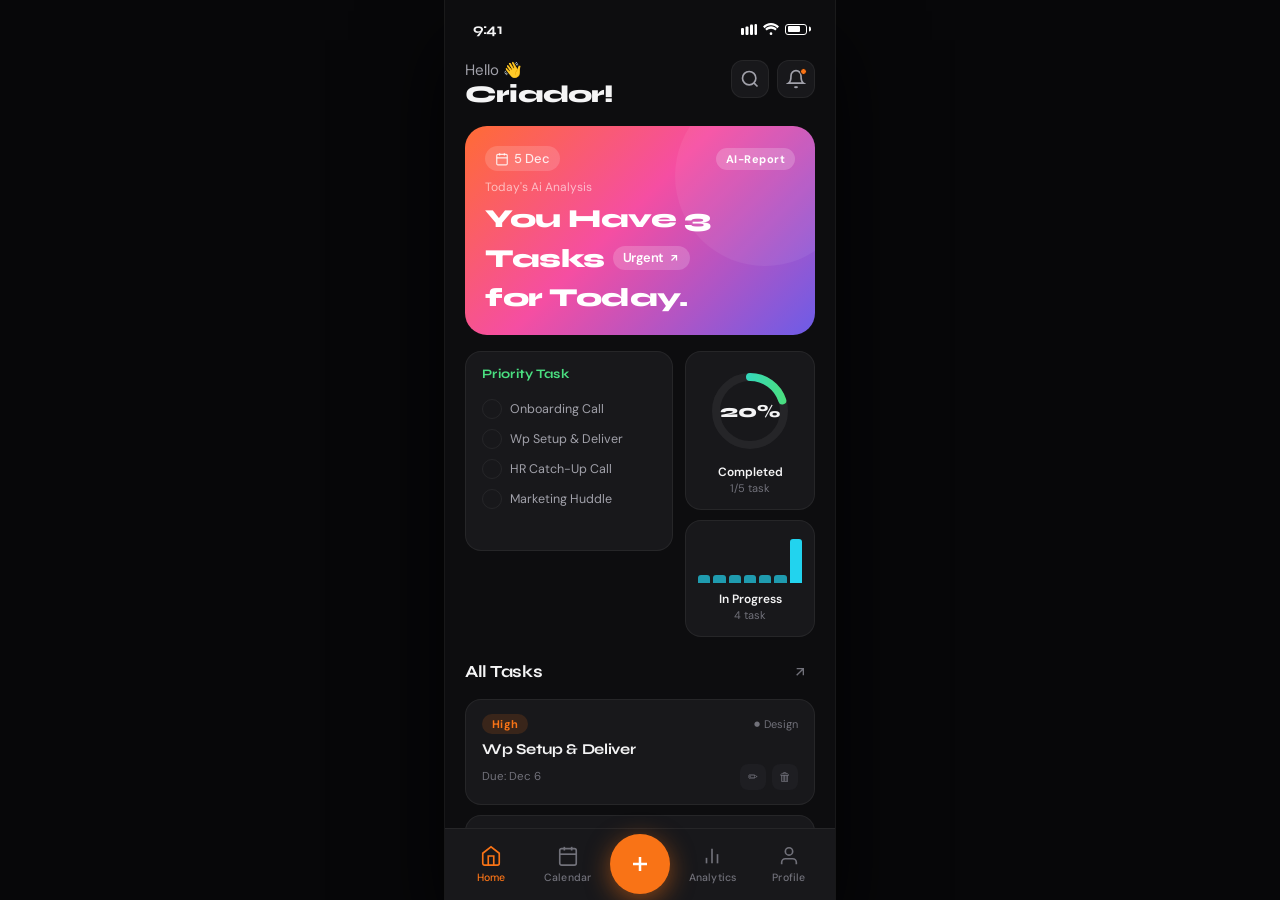
<file: index.html>
<!DOCTYPE html>
<html lang="en">
<head>
  <meta charset="UTF-8" />
  <meta name="viewport" content="width=device-width, initial-scale=1.0, viewport-fit=cover" />
  <title>TaskFlow</title>
  <link rel="stylesheet" href="styles.css" />
  <link rel="preconnect" href="https://fonts.googleapis.com">
  <link href="https://fonts.googleapis.com/css2?family=Syne:wght@400;500;600;700;800&family=DM+Sans:ital,wght@0,300;0,400;0,500;0,600;1,400&display=swap" rel="stylesheet">
</head>
<body>
  <div id="app">
    <!-- Phone shell -->
    <div class="phone-shell">
      <!-- Status bar -->
      <div class="status-bar">
        <span class="status-time">9:41</span>
        <div class="status-icons">
          <svg width="16" height="11" viewBox="0 0 16 11" fill="white"><rect x="0" y="4" width="3" height="7" rx="1"/><rect x="4.5" y="2.5" width="3" height="8.5" rx="1"/><rect x="9" y="0.5" width="3" height="10.5" rx="1"/><rect x="13.5" y="0" width="2.5" height="11" rx="1"/></svg>
          <svg width="16" height="12" viewBox="0 0 24 18" fill="white"><path d="M12 3.5C8.2 3.5 4.8 5.1 2.4 7.7L0 5.3C3.1 2 7.3 0 12 0s8.9 2 12 5.3l-2.4 2.4C19.2 5.1 15.8 3.5 12 3.5z"/><path d="M12 8.5c-2.5 0-4.7 1.1-6.3 2.8L3.3 8.9C5.6 6.4 8.6 5 12 5s6.4 1.4 8.7 3.9l-2.4 2.4C16.7 9.6 14.5 8.5 12 8.5z"/><circle cx="12" cy="16" r="2"/></svg>
          <div class="battery"><div class="battery-inner"></div></div>
        </div>
      </div>

      <!-- Screens container -->
      <div class="screens-container">

        <!-- ===== SCREEN: HOME ===== -->
        <div class="screen active" id="screen-home">
          <div class="screen-scroll">
            <!-- Header -->
            <div class="home-header">
              <div class="greeting">
                <span class="greeting-hello">Hello 👋</span>
                <span class="greeting-name" id="greeting-name">Criador!</span>
              </div>
              <div class="header-actions">
                <button class="icon-btn" onclick="App.showSearch()">
                  <svg width="20" height="20" viewBox="0 0 24 24" fill="none" stroke="currentColor" stroke-width="2"><circle cx="11" cy="11" r="8"/><path d="m21 21-4.35-4.35"/></svg>
                </button>
                <button class="icon-btn notif-btn" onclick="App.showNotifications()">
                  <svg width="20" height="20" viewBox="0 0 24 24" fill="none" stroke="currentColor" stroke-width="2"><path d="M18 8A6 6 0 0 0 6 8c0 7-3 9-3 9h18s-3-2-3-9"/><path d="M13.73 21a2 2 0 0 1-3.46 0"/></svg>
                  <span class="notif-dot"></span>
                </button>
              </div>
            </div>

            <!-- AI Summary Card -->
            <div class="ai-card gradient-card">
              <div class="ai-card-top">
                <div class="ai-card-date">
                  <svg width="14" height="14" viewBox="0 0 24 24" fill="none" stroke="currentColor" stroke-width="2"><rect x="3" y="4" width="18" height="18" rx="2"/><line x1="16" y1="2" x2="16" y2="6"/><line x1="8" y1="2" x2="8" y2="6"/><line x1="3" y1="10" x2="21" y2="10"/></svg>
                  <span id="ai-date">12 Dec</span>
                </div>
                <span class="ai-badge">AI-Report</span>
              </div>
              <div class="ai-card-sub">Today's Ai Analysis</div>
              <div class="ai-card-main">
                You Have <span id="today-task-count">0</span> Tasks
                <span class="urgent-tag">Urgent <svg width="12" height="12" viewBox="0 0 24 24" fill="none" stroke="currentColor" stroke-width="2.5"><path d="M7 17l10-10M7 7h10v10"/></svg></span>
                for Today.
              </div>
            </div>

            <!-- Priority + Stats Row -->
            <div class="two-col-row">
              <!-- Priority Tasks -->
              <div class="priority-panel card">
                <div class="panel-title">Priority Task</div>
                <div id="priority-tasks-list"></div>
              </div>

              <!-- Stats side -->
              <div class="stats-col">
                <!-- Completion donut -->
                <div class="stat-card card">
                  <div class="donut-wrap">
                    <canvas id="donut-canvas" width="90" height="90"></canvas>
                    <div class="donut-label"><span id="completion-pct">0%</span></div>
                  </div>
                  <div class="stat-info">
                    <div class="stat-title">Completed</div>
                    <div class="stat-sub" id="completed-stat">0/0 task</div>
                  </div>
                </div>
                <!-- Activity bars -->
                <div class="stat-card card activity-card">
                  <div class="mini-bars" id="mini-bars"></div>
                  <div class="stat-info">
                    <div class="stat-title">In Progress</div>
                    <div class="stat-sub" id="inprogress-stat">0 task</div>
                  </div>
                </div>
              </div>
            </div>

            <!-- All Tasks -->
            <div class="all-tasks-header">
              <span class="section-title">All Tasks</span>
              <button class="expand-btn" onclick="App.toggleAllTasks()">
                <svg width="16" height="16" viewBox="0 0 24 24" fill="none" stroke="currentColor" stroke-width="2"><path d="M7 17l10-10M7 7h10v10"/></svg>
              </button>
            </div>
            <div id="all-tasks-list" class="all-tasks-list"></div>
            <div class="bottom-pad"></div>
          </div>
        </div>

        <!-- ===== SCREEN: CALENDAR ===== -->
        <div class="screen" id="screen-calendar">
          <div class="screen-scroll">
            <div class="screen-header">
              <span class="screen-title">Upcoming</span>
              <button class="icon-btn">
                <svg width="18" height="18" viewBox="0 0 24 24" fill="none" stroke="currentColor" stroke-width="2"><circle cx="12" cy="12" r="1"/><circle cx="19" cy="12" r="1"/><circle cx="5" cy="12" r="1"/></svg>
              </button>
            </div>

            <!-- Calendar strip -->
            <div class="calendar-nav">
              <button class="cal-nav-btn" id="cal-prev">
                <svg width="16" height="16" viewBox="0 0 24 24" fill="none" stroke="currentColor" stroke-width="2"><path d="M15 18l-6-6 6-6"/></svg>
              </button>
              <span class="cal-month-label" id="cal-month-label">Dec 2024</span>
              <button class="cal-nav-btn" id="cal-next">
                <svg width="16" height="16" viewBox="0 0 24 24" fill="none" stroke="currentColor" stroke-width="2"><path d="M9 18l6-6-6-6"/></svg>
              </button>
            </div>
            <!-- Weekday strip -->
            <div class="cal-weekdays" id="cal-weekdays"></div>
            <!-- Day strip (horizontal scroll) -->
            <div class="cal-day-strip" id="cal-day-strip"></div>

            <!-- Selected day info -->
            <div class="cal-day-header">
              <div>
                <div class="cal-day-meta" id="cal-day-meta">0 Tasks</div>
                <div class="cal-day-title" id="cal-day-title">Select a day</div>
              </div>
              <div class="cal-nav-arrows">
                <button class="arrow-btn" id="cal-day-prev">
                  <svg width="14" height="14" viewBox="0 0 24 24" fill="none" stroke="currentColor" stroke-width="2"><path d="M15 18l-6-6 6-6"/></svg>
                </button>
                <button class="arrow-btn" id="cal-day-next">
                  <svg width="14" height="14" viewBox="0 0 24 24" fill="none" stroke="currentColor" stroke-width="2"><path d="M9 18l6-6-6-6"/></svg>
                </button>
              </div>
            </div>

            <!-- Time-based task list -->
            <div id="cal-tasks-list" class="cal-tasks-list"></div>
            <div class="bottom-pad"></div>
          </div>
        </div>

        <!-- ===== SCREEN: ANALYTICS ===== -->
        <div class="screen" id="screen-analytics">
          <div class="screen-scroll">
            <div class="screen-header">
              <span class="screen-title">Analytics</span>
              <select class="period-select" id="analytics-period">
                <option value="week">This Week</option>
                <option value="month" selected>This Month</option>
                <option value="all">All Time</option>
              </select>
            </div>

            <!-- Summary bar -->
            <div class="analytics-bar card">
              <div class="analytics-colors"></div>
              <div class="analytics-grid">
                <div class="analytics-item"><span class="a-label">Total tasks</span><span class="a-val" id="a-total">0</span></div>
                <div class="analytics-item accent-green"><span class="a-label">Performance</span><span class="a-val" id="a-perf">0%</span></div>
                <div class="analytics-item"><span class="a-label">Completed</span><span class="a-val" id="a-comp">0</span></div>
                <div class="analytics-item accent-orange"><span class="a-label">Pending</span><span class="a-val" id="a-pend">0</span></div>
              </div>
            </div>

            <!-- Weekly chart -->
            <div class="card chart-card">
              <div class="chart-header">
                <span class="chart-title">Weekly Activity</span>
                <span class="chart-sub">Tasks completed per day</span>
              </div>
              <canvas id="weekly-chart" height="120"></canvas>
            </div>

            <!-- Priority breakdown -->
            <div class="card chart-card">
              <div class="chart-header"><span class="chart-title">By Priority</span></div>
              <div id="priority-bars"></div>
            </div>

            <!-- Projects breakdown -->
            <div class="card chart-card">
              <div class="chart-header"><span class="chart-title">By Project</span></div>
              <div id="project-bars"></div>
            </div>

            <div class="bottom-pad"></div>
          </div>
        </div>

        <!-- ===== SCREEN: PROFILE ===== -->
        <div class="screen" id="screen-profile">
          <div class="screen-scroll">
            <div class="screen-header">
              <span class="screen-title">Upcoming</span>
              <button class="icon-btn">
                <svg width="18" height="18" viewBox="0 0 24 24" fill="none" stroke="currentColor" stroke-width="2"><circle cx="12" cy="12" r="1"/><circle cx="19" cy="12" r="1"/><circle cx="5" cy="12" r="1"/></svg>
              </button>
            </div>

            <!-- Profile card -->
            <div class="profile-card card">
              <div class="profile-avatar" id="profile-avatar">K</div>
              <div class="profile-info">
                <div class="profile-name" id="profile-name-display">Kevin Merico</div>
                <div class="profile-email" id="profile-email-display">el333rosa@gmail.com</div>
              </div>
              <span class="pro-badge">Pro</span>
            </div>

            <!-- Analytics summary -->
            <div class="card analytics-summary">
              <div class="as-header">
                <span class="as-title">Analytics</span>
                <span class="as-period">This Month</span>
              </div>
              <div class="as-color-bar">
                <div class="as-bar-green"></div>
                <div class="as-bar-cyan"></div>
                <div class="as-bar-pink"></div>
                <div class="as-bar-gray"></div>
              </div>
              <div class="as-grid">
                <div class="as-item"><span class="as-label">Total projects</span><span class="as-val" id="profile-total-proj">0</span></div>
                <div class="as-item green"><span class="as-label">Performance</span><span class="as-val" id="profile-perf">0%</span></div>
                <div class="as-item"><span class="as-label">On going projects</span><span class="as-val" id="profile-ongoing">0</span></div>
                <div class="as-item orange"><span class="as-label">Absence</span><span class="as-val" id="profile-absence">0</span></div>
              </div>
            </div>

            <!-- Account settings menu -->
            <div class="menu-section">
              <div class="menu-title">Account settings</div>
              <div class="menu-list card">
                <button class="menu-item" onclick="App.navigate('account-settings')">
                  <svg class="menu-icon" viewBox="0 0 24 24" fill="none" stroke="currentColor" stroke-width="1.5"><path d="M20 21v-2a4 4 0 0 0-4-4H8a4 4 0 0 0-4 4v2"/><circle cx="12" cy="7" r="4"/></svg>
                  <span>Personal information</span>
                  <svg class="chevron" viewBox="0 0 24 24" fill="none" stroke="currentColor" stroke-width="2"><path d="M9 18l6-6-6-6"/></svg>
                </button>
                <button class="menu-item" onclick="App.navigate('notifications-settings')">
                  <svg class="menu-icon" viewBox="0 0 24 24" fill="none" stroke="currentColor" stroke-width="1.5"><path d="M18 8A6 6 0 0 0 6 8c0 7-3 9-3 9h18s-3-2-3-9"/><path d="M13.73 21a2 2 0 0 1-3.46 0"/></svg>
                  <span>Notification</span>
                  <svg class="chevron" viewBox="0 0 24 24" fill="none" stroke="currentColor" stroke-width="2"><path d="M9 18l6-6-6-6"/></svg>
                </button>
                <button class="menu-item" onclick="App.navigate('security-settings')">
                  <svg class="menu-icon" viewBox="0 0 24 24" fill="none" stroke="currentColor" stroke-width="1.5"><path d="M12 22s8-4 8-10V5l-8-3-8 3v7c0 6 8 10 8 10z"/></svg>
                  <span>Security</span>
                  <svg class="chevron" viewBox="0 0 24 24" fill="none" stroke="currentColor" stroke-width="2"><path d="M9 18l6-6-6-6"/></svg>
                </button>
                <button class="menu-item" onclick="App.navigate('subscription')">
                  <svg class="menu-icon" viewBox="0 0 24 24" fill="none" stroke="currentColor" stroke-width="1.5"><rect x="1" y="4" width="22" height="16" rx="2"/><line x1="1" y1="10" x2="23" y2="10"/></svg>
                  <span>Subscribe</span>
                  <svg class="chevron" viewBox="0 0 24 24" fill="none" stroke="currentColor" stroke-width="2"><path d="M9 18l6-6-6-6"/></svg>
                </button>
              </div>
            </div>

            <!-- Project settings menu -->
            <div class="menu-section">
              <div class="menu-title">Project setting</div>
              <div class="menu-list card" id="project-menu-list"></div>
            </div>

            <button class="menu-item-standalone" onclick="App.navigate('projects')">
              <svg class="menu-icon" viewBox="0 0 24 24" fill="none" stroke="currentColor" stroke-width="1.5"><line x1="12" y1="5" x2="12" y2="19"/><line x1="5" y1="12" x2="19" y2="12"/></svg>
              <span>Manage Projects</span>
            </button>

            <div class="bottom-pad"></div>
          </div>
        </div>

        <!-- ===== SUB-SCREEN: ACCOUNT SETTINGS ===== -->
        <div class="screen sub-screen" id="screen-account-settings">
          <div class="sub-screen-header">
            <button class="back-btn" onclick="App.goBack()">
              <svg width="20" height="20" viewBox="0 0 24 24" fill="none" stroke="currentColor" stroke-width="2"><path d="M19 12H5"/><path d="M12 5l-7 7 7 7"/></svg>
            </button>
            <span class="sub-title">Account Settings</span>
          </div>
          <div class="screen-scroll sub-scroll">
            <div class="settings-section">
              <div class="settings-label">Personal Information</div>
              <div class="card settings-card">
                <div class="settings-row">
                  <label>Name</label>
                  <input type="text" id="settings-name" placeholder="Your name" />
                </div>
                <div class="settings-row">
                  <label>Email</label>
                  <input type="email" id="settings-email" placeholder="your@email.com" />
                </div>
                <div class="settings-row">
                  <label>Timezone</label>
                  <select id="settings-timezone">
                    <option>UTC-5 (EST)</option>
                    <option>UTC+0 (GMT)</option>
                    <option>UTC+1 (CET)</option>
                    <option>UTC+5:30 (IST)</option>
                    <option>UTC+8 (CST)</option>
                    <option>UTC+9 (JST)</option>
                  </select>
                </div>
                <div class="settings-row">
                  <label>Language</label>
                  <select id="settings-language">
                    <option>English</option>
                    <option>Spanish</option>
                    <option>French</option>
                    <option>German</option>
                    <option>Portuguese</option>
                  </select>
                </div>
              </div>
            </div>

            <div class="settings-section">
              <div class="settings-label">Preferences</div>
              <div class="card settings-card">
                <div class="settings-row toggle-row">
                  <div>
                    <div class="toggle-title">Dark Mode</div>
                    <div class="toggle-sub">App appearance</div>
                  </div>
                  <label class="toggle-switch">
                    <input type="checkbox" id="settings-darkmode" checked>
                    <span class="toggle-slider"></span>
                  </label>
                </div>
                <div class="settings-row toggle-row">
                  <div>
                    <div class="toggle-title">Notifications</div>
                    <div class="toggle-sub">Push alerts</div>
                  </div>
                  <label class="toggle-switch">
                    <input type="checkbox" id="settings-notifications" checked>
                    <span class="toggle-slider"></span>
                  </label>
                </div>
                <div class="settings-row">
                  <label>Week starts on</label>
                  <select id="settings-weekstart">
                    <option value="0">Sunday</option>
                    <option value="1">Monday</option>
                    <option value="6">Saturday</option>
                  </select>
                </div>
              </div>
            </div>

            <div class="settings-section">
              <div class="settings-label">Security</div>
              <div class="card settings-card">
                <div class="settings-row">
                  <label>Current Password</label>
                  <input type="password" placeholder="••••••••" />
                </div>
                <div class="settings-row">
                  <label>New Password</label>
                  <input type="password" placeholder="••••••••" />
                </div>
                <div class="settings-row toggle-row">
                  <div>
                    <div class="toggle-title">Two-Factor Auth</div>
                    <div class="toggle-sub">Extra security layer</div>
                  </div>
                  <label class="toggle-switch">
                    <input type="checkbox" id="settings-2fa">
                    <span class="toggle-slider"></span>
                  </label>
                </div>
              </div>
            </div>

            <button class="save-btn" onclick="App.saveSettings()">Save Changes</button>
            <div class="bottom-pad"></div>
          </div>
        </div>

        <!-- ===== SUB-SCREEN: PROJECTS ===== -->
        <div class="screen sub-screen" id="screen-projects">
          <div class="sub-screen-header">
            <button class="back-btn" onclick="App.goBack()">
              <svg width="20" height="20" viewBox="0 0 24 24" fill="none" stroke="currentColor" stroke-width="2"><path d="M19 12H5"/><path d="M12 5l-7 7 7 7"/></svg>
            </button>
            <span class="sub-title">Projects</span>
            <button class="icon-btn" onclick="App.showNewProjectModal()">
              <svg width="20" height="20" viewBox="0 0 24 24" fill="none" stroke="currentColor" stroke-width="2"><line x1="12" y1="5" x2="12" y2="19"/><line x1="5" y1="12" x2="19" y2="12"/></svg>
            </button>
          </div>
          <div class="screen-scroll sub-scroll">
            <div id="projects-list" class="projects-list"></div>
            <div class="bottom-pad"></div>
          </div>
        </div>

        <!-- ===== SUB-SCREEN: PROJECT DETAIL ===== -->
        <div class="screen sub-screen" id="screen-project-detail">
          <div class="sub-screen-header">
            <button class="back-btn" onclick="App.goBack()">
              <svg width="20" height="20" viewBox="0 0 24 24" fill="none" stroke="currentColor" stroke-width="2"><path d="M19 12H5"/><path d="M12 5l-7 7 7 7"/></svg>
            </button>
            <span class="sub-title" id="project-detail-title">Project</span>
          </div>
          <div class="screen-scroll sub-scroll">
            <div id="project-detail-content"></div>
            <div class="bottom-pad"></div>
          </div>
        </div>

        <!-- ===== SUB-SCREEN: NOTIFICATIONS ===== -->
        <div class="screen sub-screen" id="screen-notifications-settings">
          <div class="sub-screen-header">
            <button class="back-btn" onclick="App.goBack()">
              <svg width="20" height="20" viewBox="0 0 24 24" fill="none" stroke="currentColor" stroke-width="2"><path d="M19 12H5"/><path d="M12 5l-7 7 7 7"/></svg>
            </button>
            <span class="sub-title">Notifications</span>
          </div>
          <div class="screen-scroll sub-scroll">
            <div class="card settings-card settings-section">
              <div class="settings-row toggle-row">
                <div><div class="toggle-title">Task Reminders</div><div class="toggle-sub">Get reminded before due</div></div>
                <label class="toggle-switch"><input type="checkbox" checked><span class="toggle-slider"></span></label>
              </div>
              <div class="settings-row toggle-row">
                <div><div class="toggle-title">Daily Summary</div><div class="toggle-sub">Morning task overview</div></div>
                <label class="toggle-switch"><input type="checkbox" checked><span class="toggle-slider"></span></label>
              </div>
              <div class="settings-row toggle-row">
                <div><div class="toggle-title">Project Updates</div><div class="toggle-sub">Team activity alerts</div></div>
                <label class="toggle-switch"><input type="checkbox"><span class="toggle-slider"></span></label>
              </div>
              <div class="settings-row toggle-row">
                <div><div class="toggle-title">Weekly Report</div><div class="toggle-sub">Productivity insights</div></div>
                <label class="toggle-switch"><input type="checkbox" checked><span class="toggle-slider"></span></label>
              </div>
            </div>
            <div class="bottom-pad"></div>
          </div>
        </div>

        <!-- ===== SUB-SCREEN: SECURITY ===== -->
        <div class="screen sub-screen" id="screen-security-settings">
          <div class="sub-screen-header">
            <button class="back-btn" onclick="App.goBack()">
              <svg width="20" height="20" viewBox="0 0 24 24" fill="none" stroke="currentColor" stroke-width="2"><path d="M19 12H5"/><path d="M12 5l-7 7 7 7"/></svg>
            </button>
            <span class="sub-title">Security</span>
          </div>
          <div class="screen-scroll sub-scroll">
            <div class="card settings-card settings-section">
              <div class="settings-row"><label>Current Password</label><input type="password" placeholder="••••••••" /></div>
              <div class="settings-row"><label>New Password</label><input type="password" placeholder="••••••••" /></div>
              <div class="settings-row"><label>Confirm Password</label><input type="password" placeholder="••••••••" /></div>
            </div>
            <div class="card settings-card settings-section">
              <div class="settings-row toggle-row">
                <div><div class="toggle-title">Two-Factor Auth</div><div class="toggle-sub">Authenticate via app</div></div>
                <label class="toggle-switch"><input type="checkbox"><span class="toggle-slider"></span></label>
              </div>
              <div class="settings-row toggle-row">
                <div><div class="toggle-title">Biometric Login</div><div class="toggle-sub">Face ID / Touch ID</div></div>
                <label class="toggle-switch"><input type="checkbox" checked><span class="toggle-slider"></span></label>
              </div>
            </div>
            <button class="save-btn">Update Password</button>
            <div class="bottom-pad"></div>
          </div>
        </div>

        <!-- ===== SUB-SCREEN: SUBSCRIPTION ===== -->
        <div class="screen sub-screen" id="screen-subscription">
          <div class="sub-screen-header">
            <button class="back-btn" onclick="App.goBack()">
              <svg width="20" height="20" viewBox="0 0 24 24" fill="none" stroke="currentColor" stroke-width="2"><path d="M19 12H5"/><path d="M12 5l-7 7 7 7"/></svg>
            </button>
            <span class="sub-title">Subscription</span>
          </div>
          <div class="screen-scroll sub-scroll">
            <div class="subscription-hero card">
              <div class="sub-icon">⚡</div>
              <div class="sub-plan">TaskFlow Pro</div>
              <div class="sub-price">$9.99<span>/month</span></div>
              <div class="sub-status active-sub">Active</div>
            </div>
            <div class="card settings-card settings-section">
              <div class="sub-feature"><svg viewBox="0 0 24 24" fill="none" stroke="#4ade80" stroke-width="2"><polyline points="20 6 9 17 4 12"/></svg>Unlimited Projects</div>
              <div class="sub-feature"><svg viewBox="0 0 24 24" fill="none" stroke="#4ade80" stroke-width="2"><polyline points="20 6 9 17 4 12"/></svg>AI Analysis Reports</div>
              <div class="sub-feature"><svg viewBox="0 0 24 24" fill="none" stroke="#4ade80" stroke-width="2"><polyline points="20 6 9 17 4 12"/></svg>Advanced Analytics</div>
              <div class="sub-feature"><svg viewBox="0 0 24 24" fill="none" stroke="#4ade80" stroke-width="2"><polyline points="20 6 9 17 4 12"/></svg>Priority Support</div>
              <div class="sub-feature"><svg viewBox="0 0 24 24" fill="none" stroke="#4ade80" stroke-width="2"><polyline points="20 6 9 17 4 12"/></svg>Team Collaboration</div>
            </div>
            <div class="bottom-pad"></div>
          </div>
        </div>

      </div><!-- end screens-container -->

      <!-- Bottom Nav -->
      <nav class="bottom-nav" id="bottom-nav">
        <button class="nav-btn active" data-tab="home" onclick="App.switchTab('home', this)">
          <svg viewBox="0 0 24 24" fill="none" stroke="currentColor" stroke-width="1.8"><path d="M3 9l9-7 9 7v11a2 2 0 0 1-2 2H5a2 2 0 0 1-2-2z"/><polyline points="9 22 9 12 15 12 15 22"/></svg>
          <span>Home</span>
        </button>
        <button class="nav-btn" data-tab="calendar" onclick="App.switchTab('calendar', this)">
          <svg viewBox="0 0 24 24" fill="none" stroke="currentColor" stroke-width="1.8"><rect x="3" y="4" width="18" height="18" rx="2"/><line x1="16" y1="2" x2="16" y2="6"/><line x1="8" y1="2" x2="8" y2="6"/><line x1="3" y1="10" x2="21" y2="10"/></svg>
          <span>Calendar</span>
        </button>
        <!-- FAB placeholder -->
        <div class="fab-placeholder"></div>
        <button class="nav-btn" data-tab="analytics" onclick="App.switchTab('analytics', this)">
          <svg viewBox="0 0 24 24" fill="none" stroke="currentColor" stroke-width="1.8"><line x1="18" y1="20" x2="18" y2="10"/><line x1="12" y1="20" x2="12" y2="4"/><line x1="6" y1="20" x2="6" y2="14"/></svg>
          <span>Analytics</span>
        </button>
        <button class="nav-btn" data-tab="profile" onclick="App.switchTab('profile', this)">
          <svg viewBox="0 0 24 24" fill="none" stroke="currentColor" stroke-width="1.8"><path d="M20 21v-2a4 4 0 0 0-4-4H8a4 4 0 0 0-4 4v2"/><circle cx="12" cy="7" r="4"/></svg>
          <span>Profile</span>
        </button>
      </nav>

      <!-- FAB -->
      <button class="fab" id="fab" onclick="App.openTaskModal()">
        <svg width="24" height="24" viewBox="0 0 24 24" fill="none" stroke="white" stroke-width="2.5"><line x1="12" y1="5" x2="12" y2="19"/><line x1="5" y1="12" x2="19" y2="12"/></svg>
      </button>

    </div><!-- end phone-shell -->
  </div><!-- end app -->

  <!-- ===== TASK MODAL ===== -->
  <div class="modal-overlay" id="task-modal-overlay" onclick="App.closeTaskModal(event)">
    <div class="modal-sheet" id="task-modal">
      <div class="modal-handle"></div>
      <div class="modal-header">
        <span class="modal-title" id="modal-title">New Task</span>
        <button class="modal-close" onclick="App.closeTaskModal()">
          <svg width="18" height="18" viewBox="0 0 24 24" fill="none" stroke="currentColor" stroke-width="2"><line x1="18" y1="6" x2="6" y2="18"/><line x1="6" y1="6" x2="18" y2="18"/></svg>
        </button>
      </div>
      <div class="modal-body">
        <input type="hidden" id="task-edit-id" />
        <div class="field-group">
          <label class="field-label">Task Title *</label>
          <input type="text" class="field-input" id="task-title-input" placeholder="What needs to be done?" />
        </div>
        <div class="field-group">
          <label class="field-label">Due Date</label>
          <input type="date" class="field-input" id="task-date-input" />
        </div>
        <div class="field-row">
          <div class="field-group half">
            <label class="field-label">Priority</label>
            <select class="field-input" id="task-priority-input">
              <option value="low">Low</option>
              <option value="medium" selected>Medium</option>
              <option value="high">High</option>
              <option value="urgent">Urgent</option>
            </select>
          </div>
          <div class="field-group half">
            <label class="field-label">Project</label>
            <select class="field-input" id="task-project-input">
              <option value="">No Project</option>
            </select>
          </div>
        </div>
        <div class="modal-actions">
          <button class="btn-cancel" onclick="App.closeTaskModal()">Cancel</button>
          <button class="btn-save" onclick="App.saveTask()">Save Task</button>
        </div>
      </div>
    </div>
  </div>

  <!-- ===== PROJECT MODAL ===== -->
  <div class="modal-overlay" id="project-modal-overlay" onclick="App.closeProjectModal(event)">
    <div class="modal-sheet" id="project-modal">
      <div class="modal-handle"></div>
      <div class="modal-header">
        <span class="modal-title">New Project</span>
        <button class="modal-close" onclick="App.closeProjectModal()">
          <svg width="18" height="18" viewBox="0 0 24 24" fill="none" stroke="currentColor" stroke-width="2"><line x1="18" y1="6" x2="6" y2="18"/><line x1="6" y1="6" x2="18" y2="18"/></svg>
        </button>
      </div>
      <div class="modal-body">
        <div class="field-group">
          <label class="field-label">Project Name *</label>
          <input type="text" class="field-input" id="project-name-input" placeholder="Project name" />
        </div>
        <div class="field-group">
          <label class="field-label">Color</label>
          <div class="color-picker" id="color-picker">
            <button class="color-swatch selected" data-color="#4ade80" style="background:#4ade80"></button>
            <button class="color-swatch" data-color="#f97316" style="background:#f97316"></button>
            <button class="color-swatch" data-color="#22d3ee" style="background:#22d3ee"></button>
            <button class="color-swatch" data-color="#f472b6" style="background:#f472b6"></button>
            <button class="color-swatch" data-color="#a78bfa" style="background:#a78bfa"></button>
            <button class="color-swatch" data-color="#facc15" style="background:#facc15"></button>
            <button class="color-swatch" data-color="#fb7185" style="background:#fb7185"></button>
            <button class="color-swatch" data-color="#38bdf8" style="background:#38bdf8"></button>
          </div>
        </div>
        <div class="modal-actions">
          <button class="btn-cancel" onclick="App.closeProjectModal()">Cancel</button>
          <button class="btn-save" onclick="App.saveProject()">Create Project</button>
        </div>
      </div>
    </div>
  </div>

  <!-- Toast -->
  <div class="toast" id="toast"></div>

  <script src="script.js"></script>
</body>
</html>
</file>
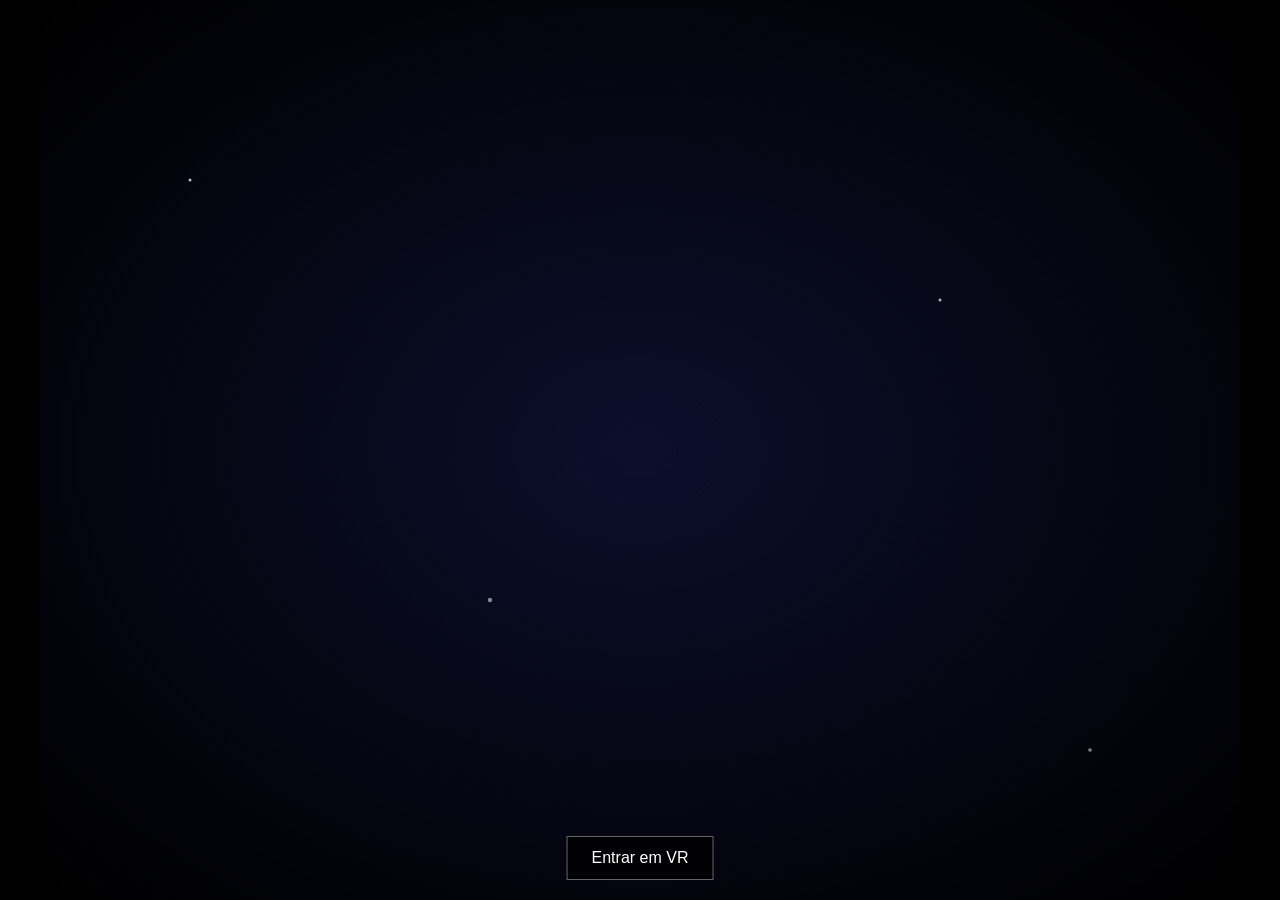
<file: Genesis/index.html>
<!DOCTYPE html>
<html lang="pt-BR">
<head>
  <meta charset="utf-8">
  <title>The Game of Life — GENESIS</title>
  <meta name="viewport" content="width=device-width, initial-scale=1.0">

  <script src="https://aframe.io/releases/1.5.0/aframe.min.js"></script>
  <link rel="stylesheet" href="css/style.css">
</head>

<body>

<!-- BACKGROUND SVG -->
<div id="space-bg">
  <iframe src="assets/svg/space.svg"></iframe>
</div>

<!-- UI -->
<div id="ui">
  <button id="vrButton">Entrar em VR</button>
</div>

<!-- CENA VR -->
<a-scene
  id="scene"
  embedded
  vr-mode-ui="enabled: false"
  background="transparent: true"
  style="z-index:1">

  <!-- Luz -->
  <a-light type="ambient" intensity="0.6"></a-light>
  <a-light type="point" intensity="1.2" position="0 4 4"></a-light>

  <!-- VERITAS -->
  <a-entity id="veritas"
    position="0 1.6 -6"
    visible="false"
    material="opacity: 0"
    text="value: VERITAS;
          align: center;
          color: #FFFFFF;
          width: 6;">
  </a-entity>

  <!-- THE GAME OF LIFE -->
  <a-entity id="gameTitle"
    position="0 1.6 -6"
    visible="false"
    material="opacity: 0"
    text="value: THE GAME OF LIFE;
          align: center;
          color: #AAAAAA;
          width: 8;">
  </a-entity>

  <!-- CÂMERA -->
  <a-entity camera look-controls position="0 1.6 0"></a-entity>

</a-scene>

<script src="js/intro.js"></script>
</body>
</html>
</file>
<file: styles.css>
/* ============================================================
   TASKFLOW — Premium Dark Mobile App
   Design System: Syne + DM Sans, Dark Premium, Accent Colors
   ============================================================ */

/* ── Variables ── */
:root {
  --bg: #0d0d0f;
  --bg-card: #18181b;
  --bg-card2: #1e1e22;
  --bg-input: #252529;
  --border: rgba(255,255,255,0.06);
  --text: #f4f4f5;
  --text-muted: #71717a;
  --text-sub: #a1a1aa;

  --green: #4ade80;
  --green-dim: rgba(74,222,128,0.15);
  --orange: #f97316;
  --orange-dim: rgba(249,115,22,0.15);
  --cyan: #22d3ee;
  --cyan-dim: rgba(34,211,238,0.12);
  --pink: #f472b6;
  --purple: #a78bfa;
  --yellow: #facc15;
  --red: #f87171;

  --priority-urgent: #ef4444;
  --priority-high: #f97316;
  --priority-medium: #facc15;
  --priority-low: #4ade80;

  --radius-sm: 10px;
  --radius: 16px;
  --radius-lg: 22px;
  --radius-xl: 28px;

  --shadow: 0 4px 24px rgba(0,0,0,0.5);
  --shadow-sm: 0 2px 12px rgba(0,0,0,0.3);

  --nav-height: 72px;
  --status-height: 44px;
  --fab-size: 60px;
}

/* ── Reset ── */
*, *::before, *::after { box-sizing: border-box; margin: 0; padding: 0; }
button { border: none; background: none; cursor: pointer; font: inherit; color: inherit; }
input, select, textarea { font: inherit; color: inherit; background: none; border: none; outline: none; }
a { color: inherit; text-decoration: none; }

/* ── Base ── */
html, body {
  height: 100%;
  background: #070709;
  font-family: 'DM Sans', system-ui, sans-serif;
  -webkit-font-smoothing: antialiased;
  color: var(--text);
  overflow: hidden;
}

/* ── App container ── */
#app {
  display: flex;
  justify-content: center;
  align-items: center;
  min-height: 100vh;
  padding: 20px 0;
}

/* ── Phone Shell ── */
.phone-shell {
  position: relative;
  width: 390px;
  height: 844px;
  background: var(--bg);
  border-radius: 52px;
  overflow: hidden;
  box-shadow: 0 0 0 1px rgba(255,255,255,0.08), 0 40px 80px rgba(0,0,0,0.8);
  display: flex;
  flex-direction: column;
}

@media (max-height: 900px) {
  .phone-shell { height: 100svh; border-radius: 0; }
  #app { padding: 0; }
}
@media (max-width: 430px) {
  .phone-shell { width: 100vw; border-radius: 0; }
}

/* ── Status Bar ── */
.status-bar {
  height: var(--status-height);
  padding: 14px 28px 0;
  display: flex;
  justify-content: space-between;
  align-items: center;
  flex-shrink: 0;
  z-index: 10;
}
.status-time { font-family: 'Syne', sans-serif; font-weight: 700; font-size: 15px; letter-spacing: -0.3px; }
.status-icons { display: flex; align-items: center; gap: 6px; }
.battery { width: 22px; height: 11px; border: 1.5px solid white; border-radius: 3px; padding: 1.5px; position: relative; }
.battery::after { content: ''; position: absolute; right: -5px; top: 50%; transform: translateY(-50%); width: 2.5px; height: 5px; background: white; border-radius: 0 2px 2px 0; }
.battery-inner { width: 75%; height: 100%; background: white; border-radius: 1px; }

/* ── Screens container ── */
.screens-container {
  flex: 1;
  position: relative;
  overflow: hidden;
}

/* ── Screen ── */
.screen {
  position: absolute;
  inset: 0;
  opacity: 0;
  pointer-events: none;
  transform: translateX(30px);
  transition: opacity 0.28s ease, transform 0.28s cubic-bezier(0.4,0,0.2,1);
}
.screen.active {
  opacity: 1;
  pointer-events: all;
  transform: translateX(0);
}
.screen-scroll {
  height: 100%;
  overflow-y: auto;
  overflow-x: hidden;
  padding: 16px 20px;
  scrollbar-width: none;
  -webkit-overflow-scrolling: touch;
}
.screen-scroll::-webkit-scrollbar { display: none; }

/* Sub-screens slide from right */
.sub-screen {
  transform: translateX(100%);
  display: flex;
  flex-direction: column;
}
.sub-screen.active {
  transform: translateX(0);
}
.sub-scroll {
  flex: 1;
  overflow-y: auto;
  padding: 16px 20px;
  scrollbar-width: none;
}
.sub-scroll::-webkit-scrollbar { display: none; }

/* ── Screen Header ── */
.screen-header {
  display: flex;
  justify-content: space-between;
  align-items: center;
  margin-bottom: 20px;
}
.screen-title {
  font-family: 'Syne', sans-serif;
  font-weight: 700;
  font-size: 22px;
  letter-spacing: -0.5px;
}
.sub-screen-header {
  display: flex;
  align-items: center;
  gap: 12px;
  padding: 14px 20px;
  flex-shrink: 0;
  border-bottom: 1px solid var(--border);
}
.sub-title {
  font-family: 'Syne', sans-serif;
  font-weight: 700;
  font-size: 18px;
  flex: 1;
}
.back-btn {
  width: 36px;
  height: 36px;
  border-radius: 50%;
  background: var(--bg-card);
  display: flex;
  align-items: center;
  justify-content: center;
  color: var(--text);
  flex-shrink: 0;
  transition: background 0.2s;
}
.back-btn:active { background: var(--bg-card2); }

/* ── Cards ── */
.card {
  background: var(--bg-card);
  border-radius: var(--radius);
  border: 1px solid var(--border);
}

/* ── Icon Buttons ── */
.icon-btn {
  width: 38px;
  height: 38px;
  border-radius: 12px;
  background: var(--bg-card);
  border: 1px solid var(--border);
  display: flex;
  align-items: center;
  justify-content: center;
  color: var(--text-sub);
  transition: all 0.2s;
  flex-shrink: 0;
}
.icon-btn:active { background: var(--bg-card2); transform: scale(0.96); }

/* ── Bottom Padding ── */
.bottom-pad { height: 100px; }

/* ============================================================
   HOME SCREEN
   ============================================================ */

.home-header {
  display: flex;
  justify-content: space-between;
  align-items: flex-start;
  margin-bottom: 18px;
}
.greeting {
  display: flex;
  flex-direction: column;
  gap: 2px;
}
.greeting-hello {
  font-size: 15px;
  color: var(--text-sub);
  font-weight: 400;
}
.greeting-name {
  font-family: 'Syne', sans-serif;
  font-size: 24px;
  font-weight: 800;
  letter-spacing: -0.8px;
  line-height: 1.1;
}
.header-actions {
  display: flex;
  gap: 8px;
  align-items: center;
}
.notif-btn { position: relative; }
.notif-dot {
  position: absolute;
  top: 7px;
  right: 7px;
  width: 7px;
  height: 7px;
  background: var(--orange);
  border-radius: 50%;
  border: 1.5px solid var(--bg);
}

/* ── AI Card ── */
.gradient-card {
  background: linear-gradient(135deg, #ff6b35 0%, #f54ea2 45%, #6c5ce7 100%);
  border-radius: var(--radius-lg);
  padding: 20px 20px 22px;
  margin-bottom: 16px;
  position: relative;
  overflow: hidden;
  border: none;
}
.gradient-card::before {
  content: '';
  position: absolute;
  top: -40px;
  right: -40px;
  width: 180px;
  height: 180px;
  background: rgba(255,255,255,0.06);
  border-radius: 50%;
}
.ai-card-top {
  display: flex;
  justify-content: space-between;
  align-items: center;
  margin-bottom: 8px;
}
.ai-card-date {
  display: flex;
  align-items: center;
  gap: 5px;
  font-size: 13px;
  font-weight: 500;
  color: rgba(255,255,255,0.85);
  background: rgba(255,255,255,0.15);
  padding: 4px 10px;
  border-radius: 20px;
}
.ai-badge {
  background: rgba(255,255,255,0.2);
  backdrop-filter: blur(8px);
  color: white;
  font-size: 11px;
  font-weight: 700;
  padding: 4px 10px;
  border-radius: 20px;
  letter-spacing: 0.5px;
}
.ai-card-sub {
  font-size: 12px;
  color: rgba(255,255,255,0.6);
  margin-bottom: 8px;
}
.ai-card-main {
  font-family: 'Syne', sans-serif;
  font-size: 26px;
  font-weight: 800;
  color: white;
  line-height: 1.2;
  letter-spacing: -0.5px;
  display: flex;
  flex-wrap: wrap;
  gap: 8px;
  align-items: center;
}
.urgent-tag {
  display: inline-flex;
  align-items: center;
  gap: 4px;
  background: rgba(255,255,255,0.18);
  font-size: 13px;
  font-weight: 600;
  padding: 4px 10px;
  border-radius: 20px;
  font-family: 'DM Sans', sans-serif;
}

/* ── Two Column Row ── */
.two-col-row {
  display: grid;
  grid-template-columns: 1fr auto;
  gap: 12px;
  margin-bottom: 20px;
  align-items: start;
}

/* ── Priority Panel ── */
.priority-panel {
  padding: 14px 14px 14px 16px;
  min-height: 200px;
}
.panel-title {
  font-family: 'Syne', sans-serif;
  font-size: 13px;
  font-weight: 700;
  color: var(--green);
  margin-bottom: 12px;
  letter-spacing: 0.3px;
}
.priority-item {
  display: flex;
  align-items: center;
  gap: 8px;
  padding: 5px 0;
  cursor: pointer;
}
.priority-check {
  width: 20px;
  height: 20px;
  border: 1.5px solid var(--border);
  border-radius: 50%;
  display: flex;
  align-items: center;
  justify-content: center;
  flex-shrink: 0;
  transition: all 0.2s;
}
.priority-check.checked {
  background: var(--green);
  border-color: var(--green);
}
.priority-check.checked svg { opacity: 1; }
.priority-check svg { opacity: 0; }
.priority-label {
  font-size: 12.5px;
  color: var(--text-sub);
  transition: all 0.2s;
  line-height: 1.3;
}
.priority-label.done {
  text-decoration: line-through;
  color: var(--text-muted);
}
.priority-empty {
  font-size: 12px;
  color: var(--text-muted);
  text-align: center;
  padding: 16px 0;
}

/* ── Stats Column ── */
.stats-col {
  display: flex;
  flex-direction: column;
  gap: 10px;
  width: 130px;
  flex-shrink: 0;
}
.stat-card {
  padding: 14px 12px;
  display: flex;
  flex-direction: column;
  align-items: center;
  gap: 8px;
}
.donut-wrap {
  position: relative;
  width: 90px;
  height: 90px;
}
.donut-label {
  position: absolute;
  inset: 0;
  display: flex;
  align-items: center;
  justify-content: center;
  font-family: 'Syne', sans-serif;
  font-size: 18px;
  font-weight: 800;
  color: var(--text);
}
.stat-info { text-align: center; }
.stat-title { font-size: 12px; font-weight: 600; color: var(--text); }
.stat-sub { font-size: 11px; color: var(--text-muted); margin-top: 1px; }
.activity-card { }
.mini-bars {
  display: flex;
  align-items: flex-end;
  gap: 3px;
  height: 48px;
  width: 100%;
}
.mini-bar {
  flex: 1;
  border-radius: 3px 3px 0 0;
  background: var(--cyan);
  opacity: 0.7;
  min-height: 4px;
  transition: height 0.4s ease;
}
.mini-bar.active { opacity: 1; background: var(--cyan); }

/* ── Section Title ── */
.section-title {
  font-family: 'Syne', sans-serif;
  font-size: 17px;
  font-weight: 700;
  letter-spacing: -0.3px;
}
.all-tasks-header {
  display: flex;
  justify-content: space-between;
  align-items: center;
  margin-bottom: 12px;
}
.expand-btn {
  width: 30px;
  height: 30px;
  display: flex;
  align-items: center;
  justify-content: center;
  color: var(--text-muted);
}

/* ── All Tasks List ── */
.all-tasks-list {
  display: flex;
  flex-direction: column;
  gap: 10px;
}
.task-card {
  background: var(--bg-card);
  border-radius: var(--radius);
  border: 1px solid var(--border);
  padding: 14px 16px;
  position: relative;
  cursor: pointer;
  transition: transform 0.18s, border-color 0.18s;
}
.task-card:active { transform: scale(0.98); }
.task-card.completed { opacity: 0.55; }
.task-card-top {
  display: flex;
  justify-content: space-between;
  align-items: center;
  margin-bottom: 6px;
}
.task-priority-tag {
  font-size: 11px;
  font-weight: 700;
  padding: 3px 10px;
  border-radius: 20px;
  letter-spacing: 0.3px;
}
.task-priority-tag.urgent { background: rgba(239,68,68,0.15); color: var(--priority-urgent); }
.task-priority-tag.high { background: rgba(249,115,22,0.15); color: var(--priority-high); }
.task-priority-tag.medium { background: rgba(250,204,21,0.12); color: var(--priority-medium); }
.task-priority-tag.low { background: var(--green-dim); color: var(--priority-low); }

.task-meeting {
  font-size: 11px;
  color: var(--text-muted);
  display: flex;
  align-items: center;
  gap: 4px;
}
.task-meeting::before {
  content: '●';
  font-size: 7px;
}
.task-card-name {
  font-family: 'Syne', sans-serif;
  font-size: 15px;
  font-weight: 700;
  color: var(--text);
  margin-bottom: 6px;
  letter-spacing: -0.3px;
}
.task-card.completed .task-card-name {
  text-decoration: line-through;
  color: var(--text-muted);
}
.task-card-meta {
  display: flex;
  justify-content: space-between;
  align-items: center;
}
.task-meta-left {
  display: flex;
  align-items: center;
  gap: 12px;
}
.task-time {
  font-size: 11.5px;
  color: var(--text-muted);
  display: flex;
  align-items: center;
  gap: 4px;
}
.task-due {
  font-size: 11.5px;
  color: var(--text-muted);
}
.task-project-label {
  font-size: 11px;
  font-weight: 500;
  padding: 2px 8px;
  border-radius: 20px;
  border: 1px solid var(--border);
  color: var(--text-sub);
}
.task-card-actions {
  position: absolute;
  top: 10px;
  right: 10px;
  display: flex;
  gap: 4px;
  opacity: 0;
  transition: opacity 0.2s;
}
.task-card:hover .task-card-actions { opacity: 1; }
.task-action-btn {
  width: 26px;
  height: 26px;
  border-radius: 8px;
  background: var(--bg-card2);
  display: flex;
  align-items: center;
  justify-content: center;
  color: var(--text-muted);
  font-size: 12px;
  transition: all 0.2s;
}
.task-action-btn:hover { background: var(--orange-dim); color: var(--orange); }
.task-action-btn.delete:hover { background: rgba(239,68,68,0.1); color: var(--red); }

/* ── Empty State ── */
.empty-state {
  text-align: center;
  padding: 40px 20px;
  color: var(--text-muted);
}
.empty-state-icon { font-size: 40px; margin-bottom: 12px; }
.empty-state-text { font-size: 14px; }

/* ============================================================
   CALENDAR SCREEN
   ============================================================ */

.calendar-nav {
  display: flex;
  align-items: center;
  justify-content: space-between;
  margin-bottom: 14px;
}
.cal-nav-btn {
  width: 34px;
  height: 34px;
  border-radius: 10px;
  background: var(--bg-card);
  border: 1px solid var(--border);
  display: flex;
  align-items: center;
  justify-content: center;
  color: var(--text-sub);
}
.cal-month-label {
  font-family: 'Syne', sans-serif;
  font-weight: 700;
  font-size: 16px;
  letter-spacing: -0.3px;
}

.cal-weekdays {
  display: grid;
  grid-template-columns: repeat(7, 1fr);
  text-align: center;
  margin-bottom: 8px;
}
.cal-weekday {
  font-size: 11px;
  font-weight: 600;
  color: var(--text-muted);
  padding: 4px 0;
  letter-spacing: 0.5px;
}

.cal-day-strip {
  display: grid;
  grid-template-columns: repeat(7, 1fr);
  gap: 4px;
  margin-bottom: 24px;
}
.cal-day-cell {
  display: flex;
  flex-direction: column;
  align-items: center;
  padding: 8px 4px 6px;
  border-radius: 12px;
  cursor: pointer;
  transition: all 0.2s;
  position: relative;
}
.cal-day-cell:active { transform: scale(0.95); }
.cal-day-cell.today .cal-day-num {
  background: var(--orange);
  color: white;
  border-radius: 50%;
}
.cal-day-cell.selected {
  background: var(--green-dim);
  border: 1px solid rgba(74,222,128,0.25);
}
.cal-day-cell.selected .cal-day-num { color: var(--green); }
.cal-day-cell.other-month { opacity: 0.3; }
.cal-day-num {
  width: 30px;
  height: 30px;
  display: flex;
  align-items: center;
  justify-content: center;
  font-size: 13px;
  font-weight: 600;
  color: var(--text);
  transition: all 0.2s;
}
.cal-day-dot {
  width: 5px;
  height: 5px;
  border-radius: 50%;
  background: var(--cyan);
  margin-top: 2px;
}

.cal-day-header {
  display: flex;
  justify-content: space-between;
  align-items: center;
  margin-bottom: 16px;
  padding: 0 2px;
}
.cal-day-meta {
  font-size: 12px;
  color: var(--text-muted);
  margin-bottom: 2px;
}
.cal-day-title {
  font-family: 'Syne', sans-serif;
  font-size: 22px;
  font-weight: 800;
  letter-spacing: -0.5px;
}
.cal-nav-arrows { display: flex; gap: 6px; }
.arrow-btn {
  width: 32px;
  height: 32px;
  border-radius: 50%;
  background: var(--bg-card);
  border: 1px solid var(--border);
  display: flex;
  align-items: center;
  justify-content: center;
  color: var(--text-sub);
}

/* Calendar task list */
.cal-tasks-list { display: flex; flex-direction: column; gap: 10px; }
.cal-time-block {
  display: flex;
  gap: 12px;
  align-items: flex-start;
}
.cal-time-label {
  font-size: 11px;
  color: var(--text-muted);
  width: 50px;
  flex-shrink: 0;
  padding-top: 14px;
  text-align: right;
}
.cal-task-item {
  flex: 1;
  padding: 14px 16px;
  border-radius: var(--radius);
  border-left: 3px solid var(--green);
  position: relative;
  transition: transform 0.18s;
}
.cal-task-item:active { transform: scale(0.98); }
.cal-task-item.priority-high { background: rgba(249,115,22,0.12); border-left-color: var(--orange); }
.cal-task-item.priority-urgent { background: rgba(239,68,68,0.1); border-left-color: var(--red); }
.cal-task-item.priority-medium { background: rgba(250,204,21,0.08); border-left-color: var(--yellow); }
.cal-task-item.priority-low { background: var(--green-dim); border-left-color: var(--green); }
.cal-task-priority { font-size: 11px; font-weight: 700; margin-bottom: 4px; }
.cal-task-priority.high { color: var(--orange); }
.cal-task-priority.urgent { color: var(--red); }
.cal-task-priority.medium { color: var(--yellow); }
.cal-task-priority.low { color: var(--green); }
.cal-task-name {
  font-family: 'Syne', sans-serif;
  font-size: 14px;
  font-weight: 700;
  margin-bottom: 6px;
  letter-spacing: -0.2px;
}
.cal-task-time-info { font-size: 11.5px; color: var(--text-muted); display: flex; align-items: center; gap: 4px; }
.cal-task-due { font-size: 11.5px; color: var(--text-muted); margin-top: 4px; }
.cal-task-badge {
  position: absolute;
  top: 10px;
  right: 10px;
  font-size: 10px;
  color: var(--text-muted);
  display: flex;
  align-items: center;
  gap: 3px;
}
.cal-task-badge::before { content: '●'; font-size: 6px; color: var(--cyan); }
.spare-block {
  flex: 1;
  padding: 14px 16px;
  border-radius: var(--radius);
  background: rgba(255,255,255,0.03);
  border: 1px dashed rgba(255,255,255,0.08);
  font-size: 12.5px;
  color: var(--text-muted);
  font-style: italic;
}

/* ============================================================
   ANALYTICS SCREEN
   ============================================================ */

.period-select {
  background: var(--bg-card);
  border: 1px solid var(--border);
  border-radius: 10px;
  padding: 6px 12px;
  font-size: 13px;
  font-weight: 500;
  color: var(--text-sub);
  cursor: pointer;
}

.analytics-bar {
  padding: 16px;
  margin-bottom: 12px;
}
.analytics-colors {
  display: flex;
  gap: 4px;
  margin-bottom: 14px;
  height: 6px;
  border-radius: 3px;
  overflow: hidden;
}
.analytics-colors::before {
  content: '';
  flex: 3;
  background: var(--green);
  border-radius: 3px;
}
.analytics-colors::after {
  content: '';
  flex: 2;
  background: var(--cyan);
  border-radius: 3px;
}
.analytics-bar::after {
  content: '';
  display: block;
  width: 18%;
  height: 6px;
  background: rgba(255,255,255,0.12);
  border-radius: 3px;
  margin-top: -6px;
}
.analytics-grid {
  display: grid;
  grid-template-columns: 1fr 1fr;
  gap: 10px 16px;
}
.analytics-item {
  display: flex;
  justify-content: space-between;
  align-items: center;
  font-size: 12.5px;
  padding: 6px 0;
  border-bottom: 1px solid var(--border);
}
.a-label { color: var(--text-sub); }
.a-val { font-family: 'Syne', sans-serif; font-weight: 700; color: var(--text); }
.analytics-item.accent-green .a-val { color: var(--green); }
.analytics-item.accent-orange .a-val { color: var(--orange); }

.chart-card {
  padding: 16px;
  margin-bottom: 12px;
}
.chart-header {
  display: flex;
  justify-content: space-between;
  align-items: center;
  margin-bottom: 14px;
}
.chart-title {
  font-family: 'Syne', sans-serif;
  font-size: 14px;
  font-weight: 700;
}
.chart-sub { font-size: 11px; color: var(--text-muted); }

/* Priority bars */
.priority-bar-row {
  display: flex;
  align-items: center;
  gap: 10px;
  margin-bottom: 10px;
}
.priority-bar-label {
  font-size: 12px;
  color: var(--text-sub);
  width: 60px;
  flex-shrink: 0;
}
.priority-bar-track {
  flex: 1;
  height: 6px;
  background: rgba(255,255,255,0.06);
  border-radius: 3px;
  overflow: hidden;
}
.priority-bar-fill {
  height: 100%;
  border-radius: 3px;
  transition: width 0.5s ease;
}
.priority-bar-count {
  font-size: 12px;
  font-weight: 600;
  color: var(--text-sub);
  width: 24px;
  text-align: right;
  flex-shrink: 0;
}

/* ============================================================
   PROFILE SCREEN
   ============================================================ */

.profile-card {
  display: flex;
  align-items: center;
  padding: 16px;
  gap: 12px;
  margin-bottom: 14px;
}
.profile-avatar {
  width: 54px;
  height: 54px;
  border-radius: 18px;
  background: linear-gradient(135deg, var(--purple), var(--cyan));
  display: flex;
  align-items: center;
  justify-content: center;
  font-family: 'Syne', sans-serif;
  font-size: 22px;
  font-weight: 800;
  color: white;
  flex-shrink: 0;
}
.profile-info { flex: 1; }
.profile-name {
  font-family: 'Syne', sans-serif;
  font-size: 16px;
  font-weight: 700;
  letter-spacing: -0.3px;
}
.profile-email { font-size: 12px; color: var(--text-muted); margin-top: 2px; }
.pro-badge {
  background: var(--green);
  color: #0d0d0f;
  font-size: 11px;
  font-weight: 800;
  padding: 4px 10px;
  border-radius: 20px;
  letter-spacing: 0.5px;
}

/* Analytics summary */
.analytics-summary {
  padding: 16px;
  margin-bottom: 14px;
}
.as-header {
  display: flex;
  justify-content: space-between;
  margin-bottom: 10px;
}
.as-title { font-family: 'Syne', sans-serif; font-weight: 700; font-size: 15px; }
.as-period { font-size: 12px; color: var(--text-muted); }
.as-color-bar {
  display: flex;
  height: 4px;
  gap: 3px;
  margin-bottom: 12px;
  border-radius: 2px;
  overflow: hidden;
}
.as-bar-green { flex: 4; background: var(--green); border-radius: 2px; }
.as-bar-cyan { flex: 2; background: var(--cyan); border-radius: 2px; }
.as-bar-pink { flex: 3; background: var(--pink); border-radius: 2px; }
.as-bar-gray { flex: 1; background: rgba(255,255,255,0.15); border-radius: 2px; }
.as-grid {
  display: grid;
  grid-template-columns: 1fr 1fr;
  gap: 8px 16px;
}
.as-item {
  display: flex;
  justify-content: space-between;
  align-items: center;
  padding: 5px 0;
  border-bottom: 1px solid var(--border);
  font-size: 12px;
}
.as-label { color: var(--text-sub); }
.as-val { font-family: 'Syne', sans-serif; font-weight: 700; }
.as-item.green .as-val { color: var(--green); }
.as-item.orange .as-val { color: var(--orange); }

/* Menu */
.menu-section { margin-bottom: 14px; }
.menu-title {
  font-family: 'Syne', sans-serif;
  font-size: 14px;
  font-weight: 700;
  color: var(--text-sub);
  margin-bottom: 8px;
  padding: 0 2px;
}
.menu-list { overflow: hidden; }
.menu-item {
  display: flex;
  align-items: center;
  gap: 12px;
  padding: 14px 16px;
  width: 100%;
  text-align: left;
  font-size: 14px;
  font-weight: 500;
  color: var(--text);
  border-bottom: 1px solid var(--border);
  transition: background 0.15s;
}
.menu-item:last-child { border-bottom: none; }
.menu-item:active { background: rgba(255,255,255,0.03); }
.menu-icon { width: 18px; height: 18px; color: var(--text-muted); flex-shrink: 0; }
.menu-item span { flex: 1; }
.chevron { width: 14px; height: 14px; color: var(--text-muted); }
.menu-item-standalone {
  display: flex;
  align-items: center;
  gap: 12px;
  padding: 14px 16px;
  width: 100%;
  text-align: left;
  font-size: 14px;
  font-weight: 500;
  color: var(--green);
  background: var(--green-dim);
  border: 1px solid rgba(74,222,128,0.15);
  border-radius: var(--radius);
  margin-bottom: 14px;
  transition: all 0.2s;
}
.menu-item-standalone:active { opacity: 0.8; }

/* ============================================================
   ACCOUNT SETTINGS SCREEN
   ============================================================ */

.settings-section { margin-bottom: 16px; }
.settings-label {
  font-size: 12px;
  font-weight: 700;
  color: var(--text-muted);
  margin-bottom: 8px;
  padding: 0 2px;
  text-transform: uppercase;
  letter-spacing: 0.8px;
}
.settings-card { overflow: hidden; }
.settings-row {
  display: flex;
  justify-content: space-between;
  align-items: center;
  padding: 12px 16px;
  border-bottom: 1px solid var(--border);
  gap: 12px;
}
.settings-row:last-child { border-bottom: none; }
.settings-row label {
  font-size: 13px;
  color: var(--text-sub);
  white-space: nowrap;
  flex-shrink: 0;
  min-width: 100px;
}
.settings-row input,
.settings-row select {
  flex: 1;
  text-align: right;
  font-size: 13px;
  color: var(--text);
  background: transparent;
  border: none;
  outline: none;
}
.settings-row select {
  cursor: pointer;
  color: var(--text-sub);
}
.toggle-row { gap: 12px; }
.toggle-row > div { flex: 1; }
.toggle-title { font-size: 13.5px; font-weight: 500; color: var(--text); }
.toggle-sub { font-size: 11px; color: var(--text-muted); margin-top: 1px; }

/* Toggle switch */
.toggle-switch {
  position: relative;
  display: inline-block;
  width: 46px;
  height: 26px;
  flex-shrink: 0;
  cursor: pointer;
}
.toggle-switch input { opacity: 0; width: 0; height: 0; }
.toggle-slider {
  position: absolute;
  inset: 0;
  background: rgba(255,255,255,0.1);
  border-radius: 26px;
  transition: background 0.25s;
}
.toggle-slider::before {
  content: '';
  position: absolute;
  left: 3px;
  top: 3px;
  width: 20px;
  height: 20px;
  background: white;
  border-radius: 50%;
  transition: transform 0.25s;
  box-shadow: 0 2px 6px rgba(0,0,0,0.4);
}
.toggle-switch input:checked + .toggle-slider { background: var(--green); }
.toggle-switch input:checked + .toggle-slider::before { transform: translateX(20px); }

.save-btn {
  width: 100%;
  padding: 15px;
  background: var(--green);
  color: #0d0d0f;
  font-family: 'Syne', sans-serif;
  font-size: 15px;
  font-weight: 800;
  border-radius: var(--radius);
  margin-bottom: 12px;
  transition: all 0.2s;
  letter-spacing: -0.2px;
}
.save-btn:active { transform: scale(0.98); opacity: 0.9; }

/* ============================================================
   PROJECTS SCREEN
   ============================================================ */

.projects-list { display: flex; flex-direction: column; gap: 10px; }
.project-card {
  background: var(--bg-card);
  border-radius: var(--radius);
  border: 1px solid var(--border);
  padding: 16px;
  display: flex;
  align-items: center;
  gap: 12px;
  cursor: pointer;
  transition: transform 0.18s;
}
.project-card:active { transform: scale(0.98); }
.project-color-dot {
  width: 40px;
  height: 40px;
  border-radius: 14px;
  display: flex;
  align-items: center;
  justify-content: center;
  font-size: 18px;
  flex-shrink: 0;
}
.project-info { flex: 1; }
.project-name {
  font-family: 'Syne', sans-serif;
  font-size: 15px;
  font-weight: 700;
  letter-spacing: -0.3px;
}
.project-meta { font-size: 12px; color: var(--text-muted); margin-top: 2px; }
.project-delete {
  width: 30px;
  height: 30px;
  border-radius: 10px;
  background: rgba(239,68,68,0.1);
  color: var(--red);
  display: flex;
  align-items: center;
  justify-content: center;
  transition: all 0.2s;
  flex-shrink: 0;
}
.project-delete:active { background: rgba(239,68,68,0.25); }

/* Project detail */
#project-detail-content .project-header {
  background: var(--bg-card);
  border-radius: var(--radius);
  padding: 20px;
  margin-bottom: 14px;
  display: flex;
  align-items: center;
  gap: 14px;
}
.project-header-dot {
  width: 52px;
  height: 52px;
  border-radius: 18px;
  flex-shrink: 0;
}
.project-header-info .project-header-name {
  font-family: 'Syne', sans-serif;
  font-size: 20px;
  font-weight: 800;
  letter-spacing: -0.4px;
}
.project-header-info .project-header-meta {
  font-size: 12px;
  color: var(--text-muted);
  margin-top: 4px;
}
.project-stats-grid {
  display: grid;
  grid-template-columns: 1fr 1fr 1fr;
  gap: 10px;
  margin-bottom: 14px;
}
.project-stat-item {
  background: var(--bg-card);
  border-radius: var(--radius-sm);
  padding: 14px 12px;
  text-align: center;
  border: 1px solid var(--border);
}
.project-stat-val {
  font-family: 'Syne', sans-serif;
  font-size: 22px;
  font-weight: 800;
  letter-spacing: -0.5px;
}
.project-stat-label { font-size: 11px; color: var(--text-muted); margin-top: 3px; }

/* ============================================================
   SUBSCRIPTION SCREEN
   ============================================================ */

.subscription-hero {
  padding: 30px 20px;
  text-align: center;
  margin-bottom: 14px;
}
.sub-icon { font-size: 40px; margin-bottom: 12px; }
.sub-plan {
  font-family: 'Syne', sans-serif;
  font-size: 22px;
  font-weight: 800;
  letter-spacing: -0.5px;
  margin-bottom: 8px;
}
.sub-price {
  font-family: 'Syne', sans-serif;
  font-size: 36px;
  font-weight: 800;
  color: var(--green);
  letter-spacing: -1px;
  margin-bottom: 12px;
}
.sub-price span { font-size: 16px; color: var(--text-muted); font-weight: 400; }
.sub-status {
  display: inline-block;
  padding: 6px 18px;
  border-radius: 20px;
  font-size: 13px;
  font-weight: 700;
}
.active-sub { background: var(--green-dim); color: var(--green); }
.sub-feature {
  display: flex;
  align-items: center;
  gap: 10px;
  padding: 12px 16px;
  font-size: 14px;
  border-bottom: 1px solid var(--border);
}
.sub-feature:last-child { border-bottom: none; }
.sub-feature svg { width: 16px; height: 16px; flex-shrink: 0; }

/* ============================================================
   BOTTOM NAV
   ============================================================ */

.bottom-nav {
  height: var(--nav-height);
  background: var(--bg-card);
  border-top: 1px solid var(--border);
  display: flex;
  align-items: center;
  padding: 0 8px;
  flex-shrink: 0;
  position: relative;
  z-index: 20;
}
.nav-btn {
  flex: 1;
  display: flex;
  flex-direction: column;
  align-items: center;
  justify-content: center;
  gap: 4px;
  padding: 8px 4px;
  color: var(--text-muted);
  transition: color 0.2s;
}
.nav-btn svg { width: 22px; height: 22px; }
.nav-btn span { font-size: 10.5px; font-weight: 500; letter-spacing: 0.2px; }
.nav-btn.active { color: var(--orange); }
.fab-placeholder { flex: 1; }

/* ============================================================
   FAB
   ============================================================ */

.fab {
  position: absolute;
  bottom: calc(var(--nav-height) / 2);
  left: 50%;
  transform: translateX(-50%) translateY(50%);
  width: var(--fab-size);
  height: var(--fab-size);
  border-radius: 50%;
  background: var(--orange);
  box-shadow: 0 6px 24px rgba(249,115,22,0.5);
  display: flex;
  align-items: center;
  justify-content: center;
  z-index: 30;
  transition: transform 0.2s cubic-bezier(0.34,1.56,0.64,1), box-shadow 0.2s, opacity 0.2s;
}
.fab:active {
  transform: translateX(-50%) translateY(50%) scale(0.92);
  box-shadow: 0 3px 12px rgba(249,115,22,0.4);
}
.fab.hidden {
  opacity: 0;
  pointer-events: none;
  transform: translateX(-50%) translateY(50%) scale(0.7);
}

/* ============================================================
   MODAL
   ============================================================ */

.modal-overlay {
  position: fixed;
  inset: 0;
  background: rgba(0,0,0,0.7);
  backdrop-filter: blur(4px);
  z-index: 100;
  display: flex;
  align-items: flex-end;
  justify-content: center;
  opacity: 0;
  pointer-events: none;
  transition: opacity 0.25s;
}
.modal-overlay.open {
  opacity: 1;
  pointer-events: all;
}
.modal-sheet {
  background: var(--bg-card);
  border-radius: var(--radius-xl) var(--radius-xl) 0 0;
  width: 390px;
  max-width: 100vw;
  padding: 0 0 32px;
  transform: translateY(100%);
  transition: transform 0.3s cubic-bezier(0.4,0,0.2,1);
  border: 1px solid var(--border);
  border-bottom: none;
}
.modal-overlay.open .modal-sheet {
  transform: translateY(0);
}
.modal-handle {
  width: 36px;
  height: 4px;
  background: rgba(255,255,255,0.15);
  border-radius: 2px;
  margin: 12px auto 0;
}
.modal-header {
  display: flex;
  justify-content: space-between;
  align-items: center;
  padding: 16px 20px 12px;
  border-bottom: 1px solid var(--border);
}
.modal-title {
  font-family: 'Syne', sans-serif;
  font-size: 17px;
  font-weight: 700;
  letter-spacing: -0.3px;
}
.modal-close {
  width: 30px;
  height: 30px;
  border-radius: 50%;
  background: rgba(255,255,255,0.06);
  display: flex;
  align-items: center;
  justify-content: center;
  color: var(--text-muted);
}
.modal-body { padding: 20px; }
.field-group { margin-bottom: 16px; }
.field-group.half { flex: 1; }
.field-label {
  font-size: 12px;
  font-weight: 600;
  color: var(--text-muted);
  margin-bottom: 6px;
  display: block;
  text-transform: uppercase;
  letter-spacing: 0.5px;
}
.field-input {
  width: 100%;
  background: var(--bg-input);
  border: 1px solid var(--border);
  border-radius: 12px;
  padding: 12px 14px;
  font-size: 14px;
  color: var(--text);
  transition: border-color 0.2s;
}
.field-input:focus { border-color: rgba(74,222,128,0.4); }
.field-input option { background: #1e1e22; }
.field-row { display: flex; gap: 12px; }
.modal-actions {
  display: flex;
  gap: 10px;
  margin-top: 4px;
}
.btn-cancel {
  flex: 1;
  padding: 14px;
  background: rgba(255,255,255,0.06);
  border-radius: var(--radius);
  font-size: 14px;
  font-weight: 600;
  color: var(--text-sub);
  transition: background 0.2s;
}
.btn-cancel:active { background: rgba(255,255,255,0.1); }
.btn-save {
  flex: 2;
  padding: 14px;
  background: var(--green);
  border-radius: var(--radius);
  font-family: 'Syne', sans-serif;
  font-size: 14px;
  font-weight: 700;
  color: #0d0d0f;
  transition: all 0.2s;
}
.btn-save:active { transform: scale(0.98); opacity: 0.9; }

/* Color picker */
.color-picker {
  display: flex;
  gap: 8px;
  flex-wrap: wrap;
}
.color-swatch {
  width: 32px;
  height: 32px;
  border-radius: 50%;
  cursor: pointer;
  border: 2px solid transparent;
  transition: all 0.2s;
}
.color-swatch.selected {
  border-color: white;
  transform: scale(1.15);
}

/* ============================================================
   TOAST
   ============================================================ */

.toast {
  position: fixed;
  top: 60px;
  left: 50%;
  transform: translateX(-50%) translateY(-10px);
  background: var(--bg-card2);
  border: 1px solid var(--border);
  border-radius: 12px;
  padding: 10px 20px;
  font-size: 13px;
  font-weight: 500;
  color: var(--text);
  z-index: 200;
  opacity: 0;
  transition: all 0.25s;
  pointer-events: none;
  white-space: nowrap;
  box-shadow: var(--shadow);
}
.toast.visible {
  opacity: 1;
  transform: translateX(-50%) translateY(0);
}
</file>
<file: Genesis/css/style.css>
body {
  margin: 0;
  overflow: hidden;
  background: black;
  font-family: Arial, sans-serif;
}

/* SVG BACKGROUND */
#space-bg {
  position: fixed;
  inset: 0;
  z-index: 0;
}

#space-bg iframe {
  width: 100%;
  height: 100%;
  border: none;
}

/* UI */
#ui {
  position: fixed;
  bottom: 20px;
  left: 50%;
  transform: translateX(-50%);
  z-index: 10;
}

#vrButton {
  background: rgba(0, 0, 0, 0.7);
  color: white;
  border: 1px solid #666;
  padding: 12px 24px;
  font-size: 16px;
  cursor: pointer;
}
</file>
